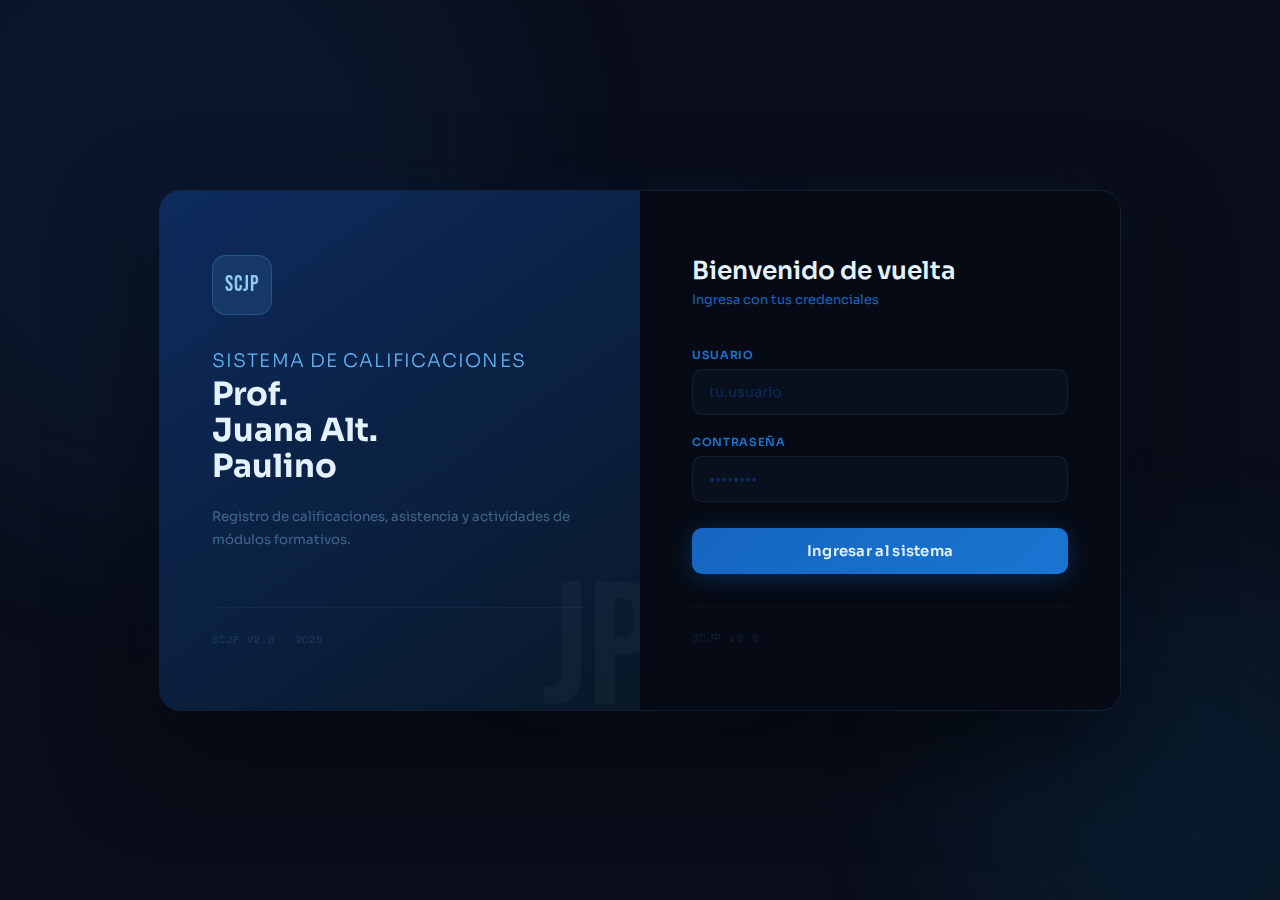
<file: index.html>
<!DOCTYPE html>
<html lang="es">
<head>
<meta charset="UTF-8">
<meta name="viewport" content="width=device-width, initial-scale=1.0">
<title>Sistema de Calificaciones JP — Politécnico NSA</title>
<link rel="manifest" href="manifest.json">
<link href="https://fonts.googleapis.com/css2?family=Sora:wght@300;400;600;700&family=Space+Mono:wght@400;700&family=Bebas+Neue&display=swap" rel="stylesheet">
<style>
*, *::before, *::after { box-sizing: border-box; margin: 0; padding: 0; }

body {
  min-height: 100vh;
  background: #0a0e1a;
  font-family: 'Sora', sans-serif;
  display: flex;
  align-items: center;
  justify-content: center;
  overflow: hidden;
  position: relative;
}

/* Orbes de fondo */
.bg-orbs { position: fixed; inset: 0; pointer-events: none; }
.orb {
  position: absolute;
  border-radius: 50%;
  filter: blur(90px);
  opacity: 0.10;
}
.orb-1 { width: 700px; height: 700px; background: #1565c0; top: -20%; left: -15%; }
.orb-2 { width: 450px; height: 450px; background: #0288d1; bottom: -15%; right: -10%; }
.orb-3 { width: 350px; height: 350px; background: #42a5f5; top: 50%; left: 50%; transform: translate(-50%,-50%); }

/* Tarjeta principal */
.card {
  position: relative;
  z-index: 2;
  width: 100%;
  max-width: 960px;
  display: grid;
  grid-template-columns: 1fr 1fr;
  border-radius: 20px;
  overflow: hidden;
  box-shadow:
    0 0 0 1px rgba(100,181,246,0.12),
    0 40px 100px rgba(0,0,0,0.55),
    0 0 60px rgba(21,101,192,0.08);
  margin: 24px;
  animation: fadeUp 0.6s ease both;
}

@keyframes fadeUp {
  from { opacity: 0; transform: translateY(24px); }
  to   { opacity: 1; transform: translateY(0); }
}

/* ── Panel izquierdo (Marca) ── */
.brand {
  background: linear-gradient(145deg, #0d2b5e, #091828);
  padding: 64px 52px;
  display: flex;
  flex-direction: column;
  justify-content: space-between;
  position: relative;
  overflow: hidden;
}

.brand::after {
  content: 'JP';
  position: absolute;
  bottom: -30px;
  right: -16px;
  font-family: 'Bebas Neue', sans-serif;
  font-size: 11rem;
  color: rgba(255,255,255,0.03);
  pointer-events: none;
  line-height: 1;
}

.logo-wrap {
  width: 60px; height: 60px;
  border-radius: 14px;
  background: rgba(100,181,246,0.12);
  border: 1px solid rgba(100,181,246,0.22);
  display: flex;
  align-items: center;
  justify-content: center;
  font-family: 'Bebas Neue', sans-serif;
  font-size: 1.4rem;
  color: #90caf9;
  letter-spacing: 0.05em;
  margin-bottom: 36px;
}

.brand-title {
  font-family: 'Sora', sans-serif;
  font-weight: 700;
  font-size: clamp(1.7rem, 2.5vw, 2.4rem);
  line-height: 1.12;
  color: #e3f2fd;
}

.brand-accent {
  color: #64b5f6;
  font-weight: 300;
  display: block;
  font-size: 0.58em;
  letter-spacing: 0.06em;
  text-transform: uppercase;
  margin-bottom: 6px;
}

.brand-desc {
  font-size: 0.83rem;
  color: rgba(144,202,249,0.4);
  line-height: 1.75;
  margin-top: 20px;
}

.brand-footer {
  margin-top: 48px;
  padding-top: 24px;
  border-top: 1px solid rgba(100,181,246,0.08);
  font-family: 'Space Mono', monospace;
  font-size: 0.6rem;
  color: rgba(100,181,246,0.2);
  letter-spacing: 0.1em;
  text-transform: uppercase;
}

/* ── Panel derecho (Login) ── */
.login {
  background: #060a14;
  padding: 64px 52px;
  display: flex;
  flex-direction: column;
  justify-content: center;
}

.login-header { margin-bottom: 40px; }

.login-title {
  font-size: 1.55rem;
  font-weight: 600;
  color: #e3f2fd;
}

.login-sub {
  font-size: 0.81rem;
  color: #1565c0;
  margin-top: 5px;
}

/* Campos */
.field { margin-bottom: 20px; }

.field label {
  display: block;
  font-size: 0.7rem;
  color: #1976d2;
  font-weight: 600;
  letter-spacing: 0.06em;
  text-transform: uppercase;
  margin-bottom: 7px;
}

.field input {
  width: 100%;
  background: rgba(100,181,246,0.04);
  border: 1px solid rgba(100,181,246,0.1);
  border-radius: 10px;
  padding: 13px 16px;
  color: #bbdefb;
  font-family: 'Sora', sans-serif;
  font-size: 0.9rem;
  outline: none;
  transition: border-color 0.2s, box-shadow 0.2s;
}

.field input:focus {
  border-color: rgba(100,181,246,0.45);
  box-shadow: 0 0 0 3px rgba(100,181,246,0.07);
}

.field input::placeholder { color: #0d2b5e; }

/* Error */
.error-msg {
  display: none;
  background: rgba(239,83,80,0.08);
  border: 1px solid rgba(239,83,80,0.2);
  border-radius: 8px;
  padding: 10px 14px;
  font-size: 0.78rem;
  color: #ef9a9a;
  margin-bottom: 18px;
  animation: shake 0.35s ease;
}
.error-msg.visible { display: block; }

@keyframes shake {
  0%,100%{ transform: translateX(0); }
  25%    { transform: translateX(-6px); }
  75%    { transform: translateX(6px); }
}

/* Botón */
.btn {
  width: 100%;
  padding: 14px;
  background: linear-gradient(135deg, #1565c0, #1976d2);
  border: none;
  border-radius: 10px;
  color: #e3f2fd;
  font-family: 'Sora', sans-serif;
  font-size: 0.92rem;
  font-weight: 600;
  cursor: pointer;
  margin-top: 6px;
  letter-spacing: 0.02em;
  transition: opacity 0.2s, transform 0.1s;
  box-shadow: 0 4px 24px rgba(21,101,192,0.35);
  display: flex;
  align-items: center;
  justify-content: center;
  gap: 8px;
}
.btn:hover  { opacity: 0.88; }
.btn:active { transform: scale(0.99); }
.btn:disabled { opacity: 0.5; cursor: not-allowed; }

.btn .spinner {
  display: none;
  width: 16px; height: 16px;
  border: 2px solid rgba(255,255,255,0.3);
  border-top-color: #fff;
  border-radius: 50%;
  animation: spin 0.6s linear infinite;
}
@keyframes spin { to { transform: rotate(360deg); } }

.login-footer {
  margin-top: 32px;
  padding-top: 22px;
  border-top: 1px solid rgba(100,181,246,0.06);
  font-size: 0.7rem;
  color: #0d2140;
  display: flex;
  justify-content: space-between;
  font-family: 'Space Mono', monospace;
  letter-spacing: 0.04em;
}

/* Responsive */
@media (max-width: 640px) {
  .card { grid-template-columns: 1fr; margin: 16px; }
  .brand { padding: 40px 32px 32px; }
  .brand::after { display: none; }
  .login { padding: 40px 32px; }
}
</style>
</head>
<body>

<div class="bg-orbs">
  <div class="orb orb-1"></div>
  <div class="orb orb-2"></div>
  <div class="orb orb-3"></div>
</div>

<div class="card">

  <!-- ── Marca ── -->
  <div class="brand">
    <div>
      <div class="logo-wrap">SCJP</div>
      <div class="brand-title">
        <span class="brand-accent">Sistema de Calificaciones</span>
        Prof.<br>Juana Alt.<br>Paulino
      </div>
      <p class="brand-desc">
        Registro de calificaciones, asistencia y actividades de módulos formativos.
      </p>
    </div>
    <div class="brand-footer">SCJP v2.0 · 2025</div>
  </div>

  <!-- ── Login ── -->
  <div class="login">
    <div class="login-header">
      <h2 class="login-title">Bienvenido de vuelta</h2>
      <p class="login-sub">Ingresa con tus credenciales</p>
    </div>

    <div class="error-msg" id="errorMsg">
      ⚠️ Usuario o contraseña incorrectos. Intente de nuevo.
    </div>

    <div class="field">
      <label for="usuario">Usuario</label>
      <input id="usuario" type="text" placeholder="tu.usuario" autocomplete="username" spellcheck="false">
    </div>
    <div class="field">
      <label for="password">Contraseña</label>
      <input id="password" type="password" placeholder="••••••••" autocomplete="current-password">
    </div>

    <button class="btn" id="btnLogin" onclick="login()">
      <span class="spinner" id="spinner"></span>
      <span id="btnText">Ingresar al sistema</span>
    </button>

    <div class="login-footer">
      <span>SCJP v2.0</span>
    </div>
  </div>

</div>

<script>
  // ─── Credenciales ────────────────────────────────────────────────────────────
  // Para agregar más usuarios en el futuro, añadir objetos a este arreglo.
  const USUARIOS = [
    { usuario: 'jpaulino', password: 'nacional1070' }
  ];
  // ─────────────────────────────────────────────────────────────────────────────

  // Si ya hay sesión activa, ir directo al sistema
  if (sessionStorage.getItem('scjp_auth')) {
    window.location.replace('app.html');
  }

  function login() {
    const usuario  = document.getElementById('usuario').value.trim();
    const password = document.getElementById('password').value;
    const errorMsg = document.getElementById('errorMsg');
    const btn      = document.getElementById('btnLogin');
    const spinner  = document.getElementById('spinner');
    const btnText  = document.getElementById('btnText');

    errorMsg.classList.remove('visible');

    if (!usuario || !password) {
      errorMsg.textContent = '⚠️ Por favor complete todos los campos.';
      errorMsg.classList.add('visible');
      return;
    }

    btn.disabled = true;
    spinner.style.display = 'block';
    btnText.textContent = 'Verificando...';

    setTimeout(() => {
      const match = USUARIOS.find(u => u.usuario === usuario && u.password === password);

      if (match) {
        // Guardar sesión
        sessionStorage.setItem('scjp_auth', 'true');
        sessionStorage.setItem('scjp_usuario', usuario);

        btnText.textContent = '✓ Acceso concedido';
        spinner.style.display = 'none';
        btn.style.background = 'linear-gradient(135deg, #1b5e20, #2e7d32)';

        setTimeout(() => {
          window.location.replace('app.html');
        }, 700);
      } else {
        spinner.style.display = 'none';
        btn.disabled = false;
        btnText.textContent = 'Ingresar al sistema';
        errorMsg.textContent = '⚠️ Usuario o contraseña incorrectos. Intente de nuevo.';
        errorMsg.classList.add('visible');
        document.getElementById('password').value = '';
        document.getElementById('password').focus();
      }
    }, 700);
  }

  // Enter para hacer login
  document.addEventListener('keydown', e => {
    if (e.key === 'Enter') login();
  });
</script>
</body>
</html>
</file>
